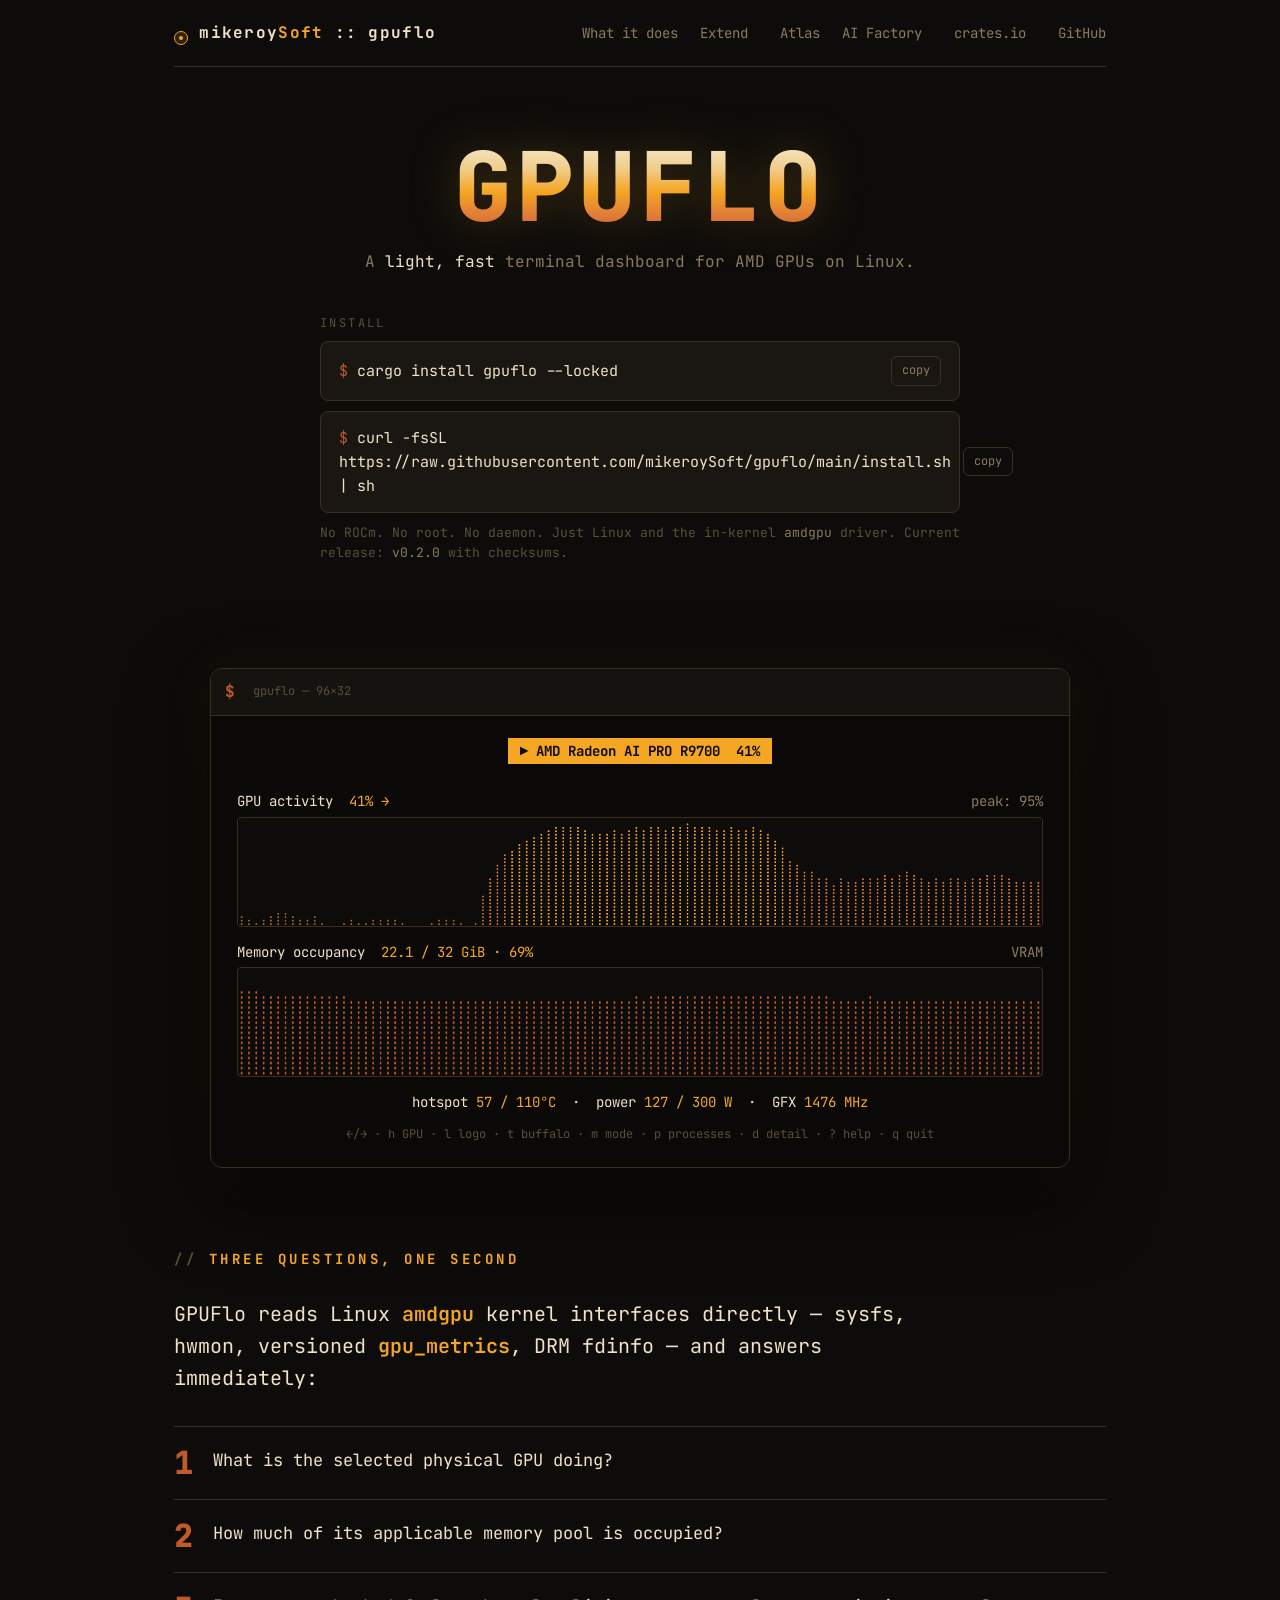
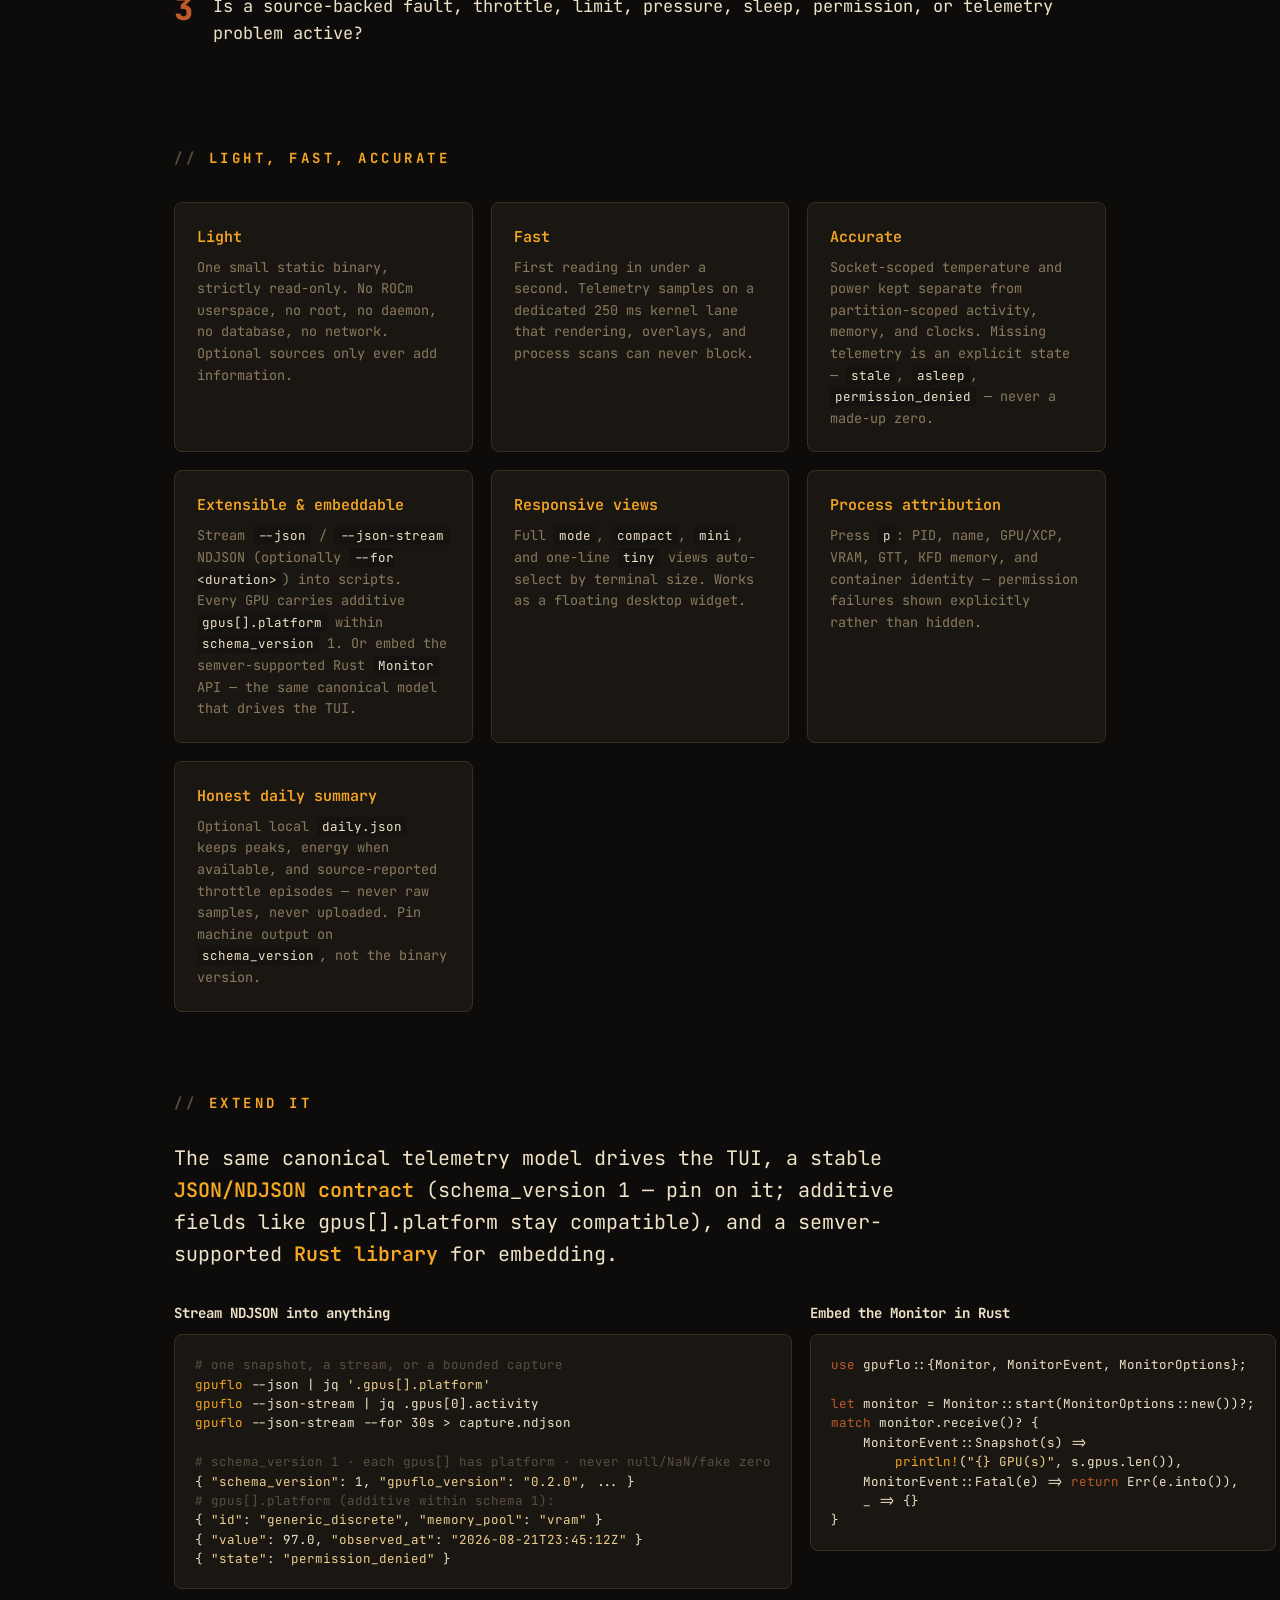
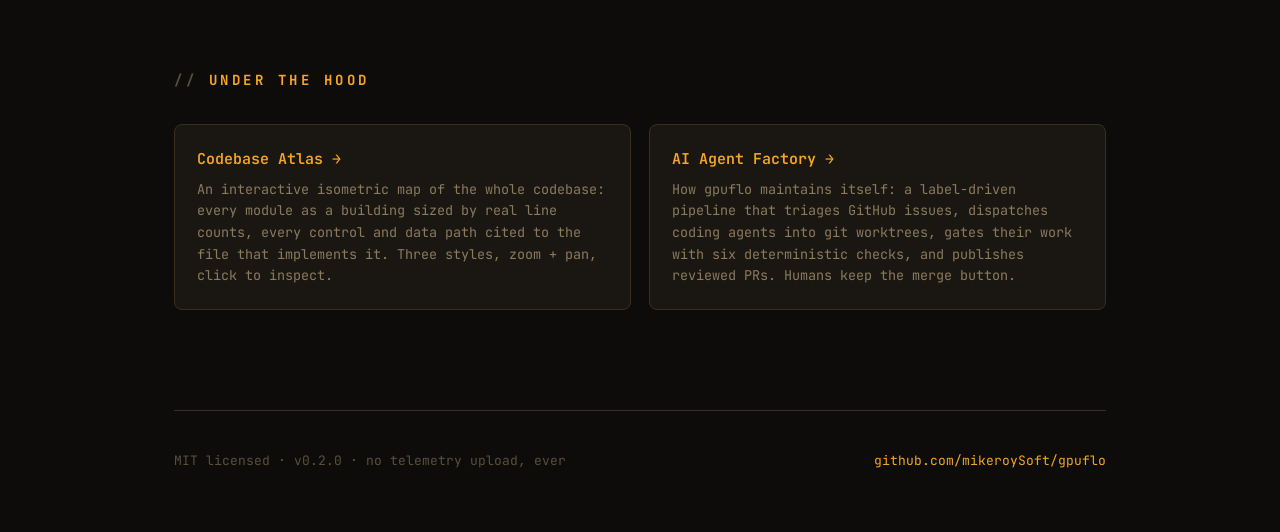
<file: site/index.html>
<!doctype html>
<html lang="en">
<head>
<meta charset="utf-8">
<meta name="viewport" content="width=device-width, initial-scale=1">
<title>GPUFlo — a light, fast terminal dashboard for AMD GPUs on Linux</title>
<meta name="description" content="GPUFlo is a light, fast, accurate terminal dashboard for AMD GPUs on Linux — no ROCm, no root, no daemon. Extensible via NDJSON and an embeddable Rust library.">
<link rel="stylesheet" href="mikeroysoft.css">
<style>
  *{box-sizing:border-box;margin:0;padding:0}
  html{scroll-behavior:smooth}
  body{background:var(--surface-page);color:var(--text-primary);font-family:var(--font-mono);font-size:16px;line-height:1.6}
  a{color:var(--link);text-decoration:none}
  a:hover{text-decoration:underline}
  .wrap{max-width:980px;margin:0 auto;padding:0 24px}

  nav{display:flex;justify-content:space-between;align-items:center;padding:20px 0;border-bottom:1px solid var(--border-hairline)}
  nav .brand{font-weight:700;letter-spacing:.08em}
  nav .brand span{color:var(--accent)}
  nav .brand .brand-name{color:inherit;white-space:nowrap}
  nav .links a{margin-left:22px;color:var(--text-muted);font-size:14px}
  nav .links a:hover{color:var(--accent);text-decoration:none}

  header{padding:72px 0 40px;text-align:center}
  .logo{
    font-size:clamp(52px,9vw,96px);font-weight:800;letter-spacing:.04em;line-height:1;
    background:var(--gradient-wordmark);
    -webkit-background-clip:text;background-clip:text;color:transparent;
    filter:var(--glow-wordmark);
  }
  .tag{margin-top:14px;color:var(--text-muted);font-size:16px}
  .tag em{color:var(--text-primary);font-style:normal}

  .install{margin:40px auto 0;max-width:640px;text-align:left}
  .install .label{font-size:12px;color:var(--text-faint);text-transform:uppercase;letter-spacing:.2em;margin-bottom:8px}
  .cmd{display:flex;align-items:center;justify-content:space-between;gap:12px;
    background:var(--surface-panel);border:1px solid var(--border-hairline);border-radius:8px;padding:14px 18px;margin-bottom:10px}
  .cmd code{color:var(--text-primary);font-size:15px}
  .cmd code .p{color:var(--accent-deep)}
  .cmd button{background:none;border:1px solid var(--border-hairline);border-radius:6px;color:var(--text-muted);
    font:inherit;font-size:12px;padding:4px 10px;cursor:pointer}
  .cmd button:hover{color:var(--accent);border-color:var(--border-accent)}
  .install .note{font-size:13px;color:var(--text-faint)}
  .install .note a{color:var(--text-muted)}

  .term{margin:64px auto 0;max-width:860px;background:var(--surface-terminal);border:1px solid var(--border-hairline);
    border-radius:12px;overflow:hidden;box-shadow:var(--shadow-terminal),var(--glow-amber)}
  .term .bar{display:flex;align-items:center;gap:8px;padding:10px 14px;background:var(--surface-sunken);border-bottom:1px solid var(--border-hairline)}
  .term .bar::before{content:"$";color:var(--accent-deep);font-weight:700}
  .term .bar span{margin-left:10px;color:var(--text-faint);font-size:12px}
  .term .body{padding:22px 26px;font-size:14px}
  .gpu-strip{display:inline-block;background:var(--accent);color:var(--text-on-accent);font-weight:700;padding:2px 12px;margin-bottom:16px}
  .sect{color:var(--text-primary);margin:10px 0 4px}
  .sect .val{color:var(--accent)} .sect .peak{float:right;color:var(--text-muted)}
  canvas{display:block;width:100%;height:110px;border:1px solid var(--border-hairline);border-radius:4px;margin-bottom:14px;background:var(--surface-page)}
  .stats{margin-top:6px;color:var(--text-primary);text-align:center}
  .stats b{color:var(--accent);font-weight:400}
  .keys{margin-top:12px;color:var(--text-faint);font-size:12px;text-align:center}

  section{padding:80px 0 0}
  h2{font-size:14px;color:var(--accent);text-transform:uppercase;letter-spacing:.25em;margin-bottom:28px}
  h2::before{content:"// ";color:var(--text-faint)}
  .lead{font-size:20px;max-width:760px;color:var(--text-primary)}
  .lead b{color:var(--accent);font-weight:600}

  .grid{display:grid;grid-template-columns:repeat(auto-fit,minmax(280px,1fr));gap:18px;margin-top:32px}
  .card{background:var(--surface-panel);border:1px solid var(--border-hairline);border-radius:8px;padding:22px}
  .card h3{font-size:15px;color:var(--accent);margin-bottom:8px;font-weight:600}
  .card p{font-size:13.5px;color:var(--text-muted)}
  .card p code{color:var(--text-primary);background:var(--surface-sunken);padding:1px 5px;border-radius:3px;font-size:12.5px}

  .qa{margin-top:32px;counter-reset:q}
  .qa div{display:flex;gap:20px;padding:20px 0;border-top:1px solid var(--border-hairline);font-size:17px}
  .qa div::before{counter-increment:q;content:counter(q);color:var(--accent-deep);font-size:32px;font-weight:800;line-height:1}

  .cols{display:grid;grid-template-columns:1fr 1fr;gap:18px;margin-top:32px}
  @media(max-width:820px){.cols{grid-template-columns:1fr}}
  pre{background:var(--surface-panel);border:1px solid var(--border-hairline);border-radius:8px;padding:20px;overflow-x:auto;font-size:12.5px;line-height:1.55}
  pre .c{color:var(--text-faint)} pre .k{color:var(--accent-deep)} pre .s{color:var(--accent-soft)} pre .f{color:var(--accent)}
  .cols h3{font-size:14px;color:var(--text-primary);margin-bottom:10px}

  footer{margin-top:100px;padding:40px 0 60px;border-top:1px solid var(--border-hairline);color:var(--text-faint);font-size:13px;display:flex;justify-content:space-between;flex-wrap:wrap;gap:12px}
</style>
</head>
<body data-product="gpuflo">
<div class="wrap">
  <nav>
    <div class="brand"><span class="brand-name"><span class="mrs-mark mrs-mark-circle" aria-hidden="true"></span> mikeroy<span>Soft</span></span> :: gpuflo</div>
    <div class="links">
      <a href="#what">What it does</a><a href="#extend">Extend</a>
      <a href="atlas.html">Atlas</a><a href="factory.html">AI Factory</a>
      <a href="https://crates.io/crates/gpuflo">crates.io</a>
      <a href="https://github.com/mikeroySoft/gpuflo">GitHub</a>
    </div>
  </nav>

  <header>
    <div class="logo">GPUFLO</div>
    <p class="tag">A <em>light, fast</em> terminal dashboard for AMD GPUs on Linux.</p>

    <div class="install">
      <div class="label">Install</div>
      <div class="cmd"><code><span class="p">$</span> cargo install gpuflo --locked</code><button data-c="cargo install gpuflo --locked">copy</button></div>
      <div class="cmd"><code><span class="p">$</span> curl -fsSL https://raw.githubusercontent.com/mikeroySoft/gpuflo/main/install.sh | sh</code><button data-c="curl -fsSL https://raw.githubusercontent.com/mikeroySoft/gpuflo/main/install.sh | sh">copy</button></div>
      <p class="note">No ROCm. No root. No daemon. Just Linux and the in-kernel <a href="#what">amdgpu</a> driver. Current release: <a href="https://github.com/mikeroySoft/gpuflo/releases/tag/v0.2.0">v0.2.0</a> with checksums.</p>
    </div>
  </header>

  <div class="term">
    <div class="bar"><span>gpuflo — 96×32</span></div>
    <div class="body">
      <div style="text-align:center"><span class="gpu-strip">▶ AMD Radeon AI PRO R9700&nbsp;&nbsp;<span id="strip-act">6</span>%</span></div>
      <div class="sect">GPU activity&nbsp;&nbsp;<span class="val"><span id="act">6</span>% →</span><span class="peak">peak: <span id="peak">37</span>%</span></div>
      <canvas id="cv-act" width="1600" height="220"></canvas>
      <div class="sect">Memory occupancy&nbsp;&nbsp;<span class="val"><span id="mem">24.9</span> / 32 GiB · <span id="memp">78</span>%</span><span class="peak">VRAM</span></div>
      <canvas id="cv-mem" width="1600" height="150"></canvas>
      <div class="stats">hotspot <b><span id="temp">54</span> / 110°C</b> &nbsp;·&nbsp; power <b><span id="pow">47</span> / 300 W</b> &nbsp;·&nbsp; GFX <b><span id="clk">1113</span> MHz</b></div>
      <div class="keys">←/→ · h GPU · l logo · t buffalo · m mode · p processes · d detail · ? help · q quit</div>
    </div>
  </div>

  <section id="what">
    <h2>Three questions, one second</h2>
    <p class="lead">GPUFlo reads Linux <b>amdgpu</b> kernel interfaces directly — sysfs, hwmon, versioned <b>gpu_metrics</b>, DRM fdinfo — and answers immediately:</p>
    <div class="qa">
      <div>What is the selected physical GPU doing?</div>
      <div>How much of its applicable memory pool is occupied?</div>
      <div>Is a source-backed fault, throttle, limit, pressure, sleep, permission, or telemetry problem active?</div>
    </div>
  </section>

  <section>
    <h2>Light, fast, accurate</h2>
    <div class="grid">
      <div class="card"><h3>Light</h3><p>One small static binary, strictly read-only. No ROCm userspace, no root, no daemon, no database, no network. Optional sources only ever add information.</p></div>
      <div class="card"><h3>Fast</h3><p>First reading in under a second. Telemetry samples on a dedicated 250 ms kernel lane that rendering, overlays, and process scans can never block.</p></div>
      <div class="card"><h3>Accurate</h3><p>Socket-scoped temperature and power kept separate from partition-scoped activity, memory, and clocks. Missing telemetry is an explicit state — <code>stale</code>, <code>asleep</code>, <code>permission_denied</code> — never a made-up zero.</p></div>
      <div class="card"><h3>Extensible &amp; embeddable</h3><p>Stream <code>--json</code> / <code>--json-stream</code> NDJSON (optionally <code>--for &lt;duration&gt;</code>) into scripts. Every GPU carries additive <code>gpus[].platform</code> within <code>schema_version</code> 1. Or embed the semver-supported Rust <code>Monitor</code> API — the same canonical model that drives the TUI.</p></div>
      <div class="card"><h3>Responsive views</h3><p>Full <code>mode</code>, <code>compact</code>, <code>mini</code>, and one-line <code>tiny</code> views auto-select by terminal size. Works as a floating desktop widget.</p></div>
      <div class="card"><h3>Process attribution</h3><p>Press <code>p</code>: PID, name, GPU/XCP, VRAM, GTT, KFD memory, and container identity — permission failures shown explicitly rather than hidden.</p></div>
      <div class="card"><h3>Honest daily summary</h3><p>Optional local <code>daily.json</code> keeps peaks, energy when available, and source-reported throttle episodes — never raw samples, never uploaded. Pin machine output on <code>schema_version</code>, not the binary version.</p></div>
    </div>
  </section>

  <section id="extend">
    <h2>Extend it</h2>
    <p class="lead">The same canonical telemetry model drives the TUI, a stable <b>JSON/NDJSON contract</b> (<code>schema_version</code> 1 — pin on it; additive fields like <code>gpus[].platform</code> stay compatible), and a semver-supported <b>Rust library</b> for embedding.</p>
    <div class="cols">
      <div>
        <h3>Stream NDJSON into anything</h3>
<pre><span class="c"># one snapshot, a stream, or a bounded capture</span>
<span class="f">gpuflo</span> --json | jq <span class="s">'.gpus[].platform'</span>
<span class="f">gpuflo</span> --json-stream | jq .gpus[0].activity
<span class="f">gpuflo</span> --json-stream --for 30s &gt; capture.ndjson

<span class="c"># schema_version 1 · each gpus[] has platform · never null/NaN/fake zero</span>
{ <span class="s">"schema_version"</span>: 1, <span class="s">"gpuflo_version"</span>: <span class="s">"0.2.0"</span>, ... }
<span class="c"># gpus[].platform (additive within schema 1):</span>
{ <span class="s">"id"</span>: <span class="s">"generic_discrete"</span>, <span class="s">"memory_pool"</span>: <span class="s">"vram"</span> }
{ <span class="s">"value"</span>: 97.0, <span class="s">"observed_at"</span>: <span class="s">"2026-08-21T23:45:12Z"</span> }
{ <span class="s">"state"</span>: <span class="s">"permission_denied"</span> }</pre>
      </div>
      <div>
        <h3>Embed the Monitor in Rust</h3>
<pre><span class="k">use</span> gpuflo::{Monitor, MonitorEvent, MonitorOptions};

<span class="k">let</span> monitor = Monitor::start(MonitorOptions::new())?;
<span class="k">match</span> monitor.receive()? {
    MonitorEvent::Snapshot(s) =&gt;
        <span class="f">println!</span>(<span class="s">"{} GPU(s)"</span>, s.gpus.len()),
    MonitorEvent::Fatal(e) =&gt; <span class="k">return</span> Err(e.into()),
    _ =&gt; {}
}</pre>
      </div>
    </div>
  </section>

  <section id="internals">
    <h2>Under the hood</h2>
    <div class="grid">
      <div class="card"><h3><a href="atlas.html">Codebase Atlas &rarr;</a></h3><p>An interactive isometric map of the whole codebase: every module as a building sized by real line counts, every control and data path cited to the file that implements it. Three styles, zoom + pan, click to inspect.</p></div>
      <div class="card"><h3><a href="factory.html">AI Agent Factory &rarr;</a></h3><p>How gpuflo maintains itself: a label-driven pipeline that triages GitHub issues, dispatches coding agents into git worktrees, gates their work with six deterministic checks, and publishes reviewed PRs. Humans keep the merge button.</p></div>
    </div>
  </section>

  <footer>
    <span>MIT licensed · v0.2.0 · no telemetry upload, ever</span>
    <span><a href="https://github.com/mikeroySoft/gpuflo">github.com/mikeroySoft/gpuflo</a></span>
  </footer>
</div>

<script>
document.querySelectorAll('.cmd button').forEach(b=>b.onclick=()=>{navigator.clipboard.writeText(b.dataset.c);b.textContent='copied';setTimeout(()=>b.textContent='copy',1200)});

// dot-matrix animated graphs, matching the TUI aesthetic
const N=110;
function dots(cv,color){const x=cv.getContext('2d');return(hist,fillTo)=>{
  x.clearRect(0,0,cv.width,cv.height);
  const sp=cv.width/N, dy=7;
  for(let i=0;i<N;i++){
    const v=fillTo!=null?fillTo:hist[i];
    const h=Math.round(v/100*cv.height);
    for(let y=cv.height-4;y>cv.height-h;y-=dy){
      x.fillStyle=color(v,(cv.height-y)/cv.height);
      x.beginPath();x.arc(i*sp+sp/2,y,1.9,0,7);x.fill();
    }
  }};}
const actHist=Array(N).fill(5), memHist=Array(N).fill(78);
let phase=0,t=0,peak=37,mem=78;
const graphStyle=getComputedStyle(document.body);
const graphHigh=graphStyle.getPropertyValue('--graph-high').trim(),
      graphMid=graphStyle.getPropertyValue('--graph-mid').trim(),
      graphLow=graphStyle.getPropertyValue('--graph-low').trim(),
      graphMemory=graphStyle.getPropertyValue('--graph-memory').trim();
const dAct=dots(document.getElementById('cv-act'),(v)=>v>70?graphHigh:v>30?graphMid:graphLow);
const dMem=dots(document.getElementById('cv-mem'),()=>graphMemory);
function step(){
  t++;
  if(t%40===0)phase=(phase+1)%3;
  const target=phase===0?6:phase===1?92:45;
  const cur=actHist[N-1]+(target-actHist[N-1])*0.25+(Math.random()*8-4);
  const a=Math.max(0,Math.min(100,cur));
  actHist.push(a);actHist.shift();
  peak=Math.max(peak,Math.round(a));
  mem=Math.max(20,Math.min(95,mem+(Math.random()*1.6-0.8)+(phase===1?0.3:-0.15)));
  memHist.push(mem);memHist.shift();
  dAct(actHist); dMem(memHist);
  const ar=Math.round(a);
  act.textContent=ar; document.getElementById('strip-act').textContent=ar;
  document.getElementById('peak').textContent=peak;
  document.getElementById('mem').textContent=(mem/100*32).toFixed(1);
  document.getElementById('memp').textContent=Math.round(mem);
  temp.textContent=Math.round(48+a*0.22); pow.textContent=Math.round(28+a*2.4);
  clk.textContent=Math.round(900+a*14);
}
const act=document.getElementById('act'),temp=document.getElementById('temp'),
      pow=document.getElementById('pow'),clk=document.getElementById('clk');
for(let i=0;i<N;i++)step();
setInterval(step,250);
</script>
</body>
</html>
</file>
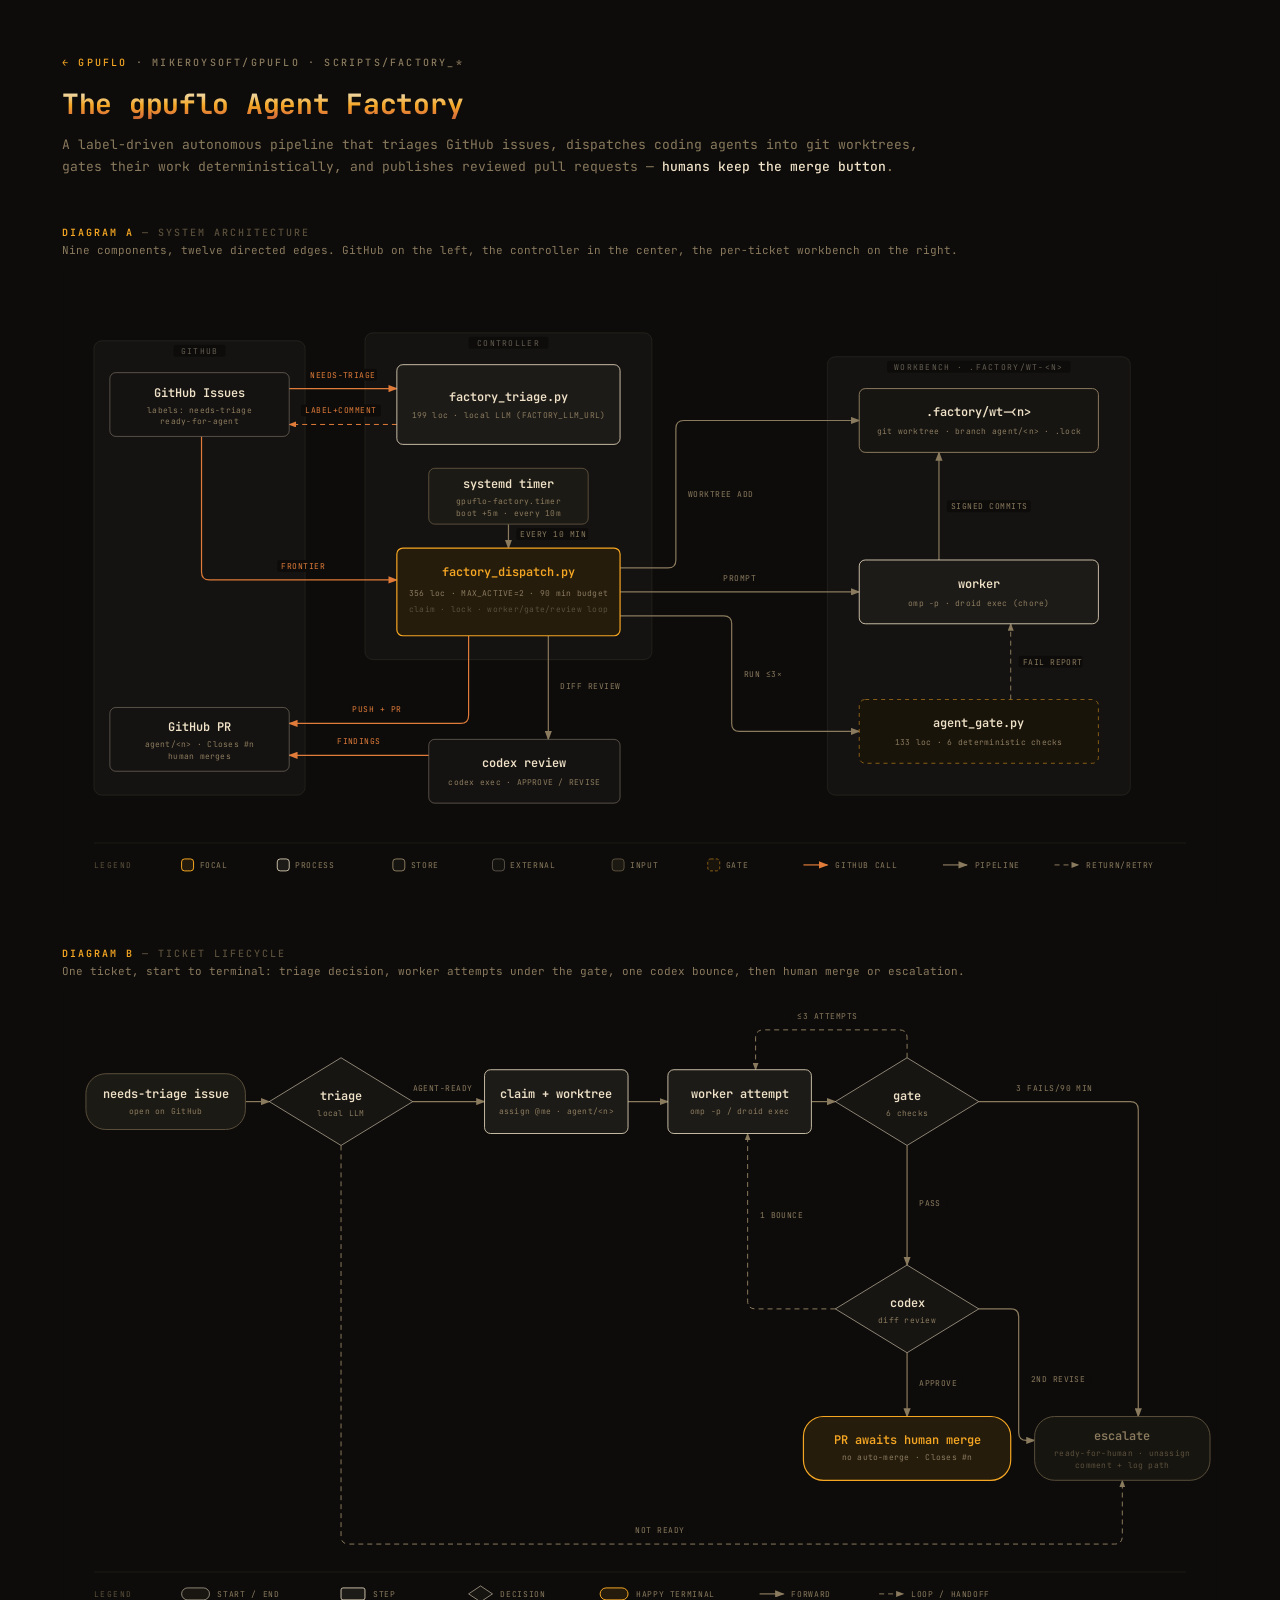
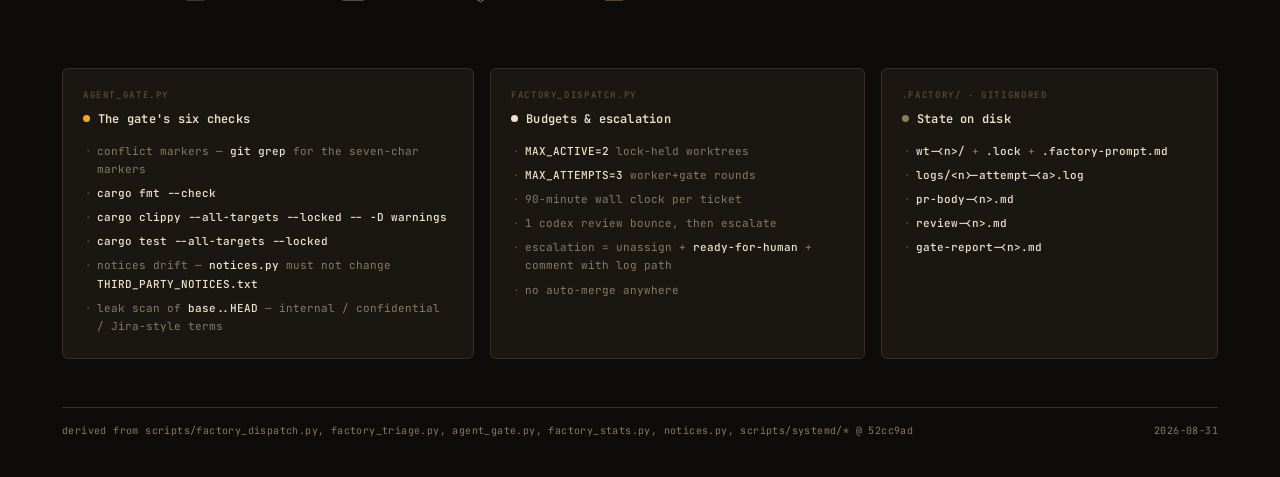
<file: site/factory.html>
<!DOCTYPE html>
<html lang="en">
<head>
<meta charset="UTF-8">
<meta name="viewport" content="width=device-width, initial-scale=1.0">
<title>The gpuflo Agent Factory — Architecture</title>
<link href="https://fonts.googleapis.com/css2?family=JetBrains+Mono:wght@400;500;600;700&display=swap" rel="stylesheet">
<style>
  :root {
    --paper: #0d0c0a;
    --paper2: #1a1712;
    --ink: #f0e2c8;
    --muted: #8a7a5e;
    --soft: #5a4f3c;
    --rule: #3a2f1e;
    --accent: #f5a623;
    --accent-tint: rgba(245,166,35,0.10);
    --link: #e07b39;
  }
  * { margin: 0; padding: 0; box-sizing: border-box; }
  body {
    background: var(--paper);
    color: var(--ink);
    font-family: 'JetBrains Mono', monospace;
    -webkit-font-smoothing: antialiased;
  }
  .container { max-width: 1220px; margin: 0 auto; padding: 56px 32px 40px; }

  a { color: var(--accent); text-decoration: none; }
  a:hover { text-decoration: underline; }
  .header { margin-bottom: 48px; }
  .header-eyebrow {
    font-size: 10px; font-weight: 500; letter-spacing: 0.22em;
    text-transform: uppercase; color: var(--muted); margin-bottom: 16px;
  }
  h1 {
    font-size: 28px; font-weight: 700; letter-spacing: -0.01em;
    display: inline-block;
    background: linear-gradient(180deg,#f6ead0,#f0cf8e 30%,#f5a623 55%,#e07b39 80%,#c05a2a);
    -webkit-background-clip: text; background-clip: text;
    -webkit-text-fill-color: transparent; color: #f0cf8e;
    margin-bottom: 12px;
  }
  .subtitle { font-size: 13px; line-height: 1.7; color: var(--muted); max-width: 860px; }
  .subtitle strong { color: var(--ink); font-weight: 500; }

  .section { margin: 40px 0 8px; }
  .section-eyebrow {
    font-size: 10px; font-weight: 500; letter-spacing: 0.2em;
    text-transform: uppercase; color: var(--soft); margin-bottom: 4px;
  }
  .section-eyebrow b { color: var(--accent); font-weight: 600; }
  .section-note { font-size: 11px; color: var(--muted); margin-bottom: 12px; }

  svg { width: 100%; height: auto; display: block; }
  svg text { font-family: 'JetBrains Mono', monospace; }
  .nn { font-size: 12px; font-weight: 600; fill: var(--ink); }
  .nn-mut { fill: var(--muted); }
  .nn-acc { fill: var(--accent); }
  .ns { font-size: 8px; fill: var(--muted); letter-spacing: 0.03em; }
  .ns-soft { fill: var(--soft); }
  .al { font-size: 8px; fill: var(--muted); letter-spacing: 0.06em; }
  .al-link { fill: var(--link); }
  .zl { font-size: 8px; fill: rgba(240,226,200,0.38); letter-spacing: 0.16em; }
  .lg { font-size: 8px; fill: var(--muted); letter-spacing: 0.08em; }
  .lgh { font-size: 8px; fill: var(--soft); letter-spacing: 0.18em; }

  .cards { display: grid; grid-template-columns: 1.1fr 1fr 0.9fr; gap: 16px; margin-top: 40px; }
  @media (max-width: 900px) { .cards { grid-template-columns: 1fr; } }
  .card {
    background: var(--paper2);
    border: 1px solid var(--rule);
    border-radius: 6px;
    padding: 1.25rem;
    box-shadow: none;
  }
  .card-eyebrow {
    font-size: 9px; font-weight: 500; letter-spacing: 0.18em;
    text-transform: uppercase; color: var(--soft); margin-bottom: 10px;
  }
  .card-header { display: flex; align-items: center; gap: 8px; margin-bottom: 12px; }
  .card-dot { width: 7px; height: 7px; border-radius: 50%; flex: none; }
  .dot-accent { background: var(--accent); }
  .dot-ink { background: var(--ink); }
  .dot-muted { background: var(--muted); }
  .card h3 { font-size: 12px; font-weight: 600; color: var(--ink); letter-spacing: 0.02em; }
  .card ul { list-style: none; }
  .card li {
    font-size: 11px; line-height: 1.65; color: var(--muted);
    padding: 3px 0 3px 14px; position: relative;
  }
  .card li::before { content: "·"; position: absolute; left: 2px; color: var(--soft); }
  .card li code { font-family: inherit; color: var(--ink); font-weight: 500; }

  .footer {
    margin-top: 48px; padding-top: 16px;
    border-top: 1px solid var(--rule);
    font-size: 10px; color: var(--muted); letter-spacing: 0.04em;
    display: flex; justify-content: space-between; gap: 16px; flex-wrap: wrap;
  }
</style>
</head>
<body>
<div class="container">

  <!-- ============ Header ============ -->
  <div class="header">
    <p class="header-eyebrow"><a href="index.html">&larr; gpuflo</a> · Mikeroysoft/gpuflo · scripts/factory_*</p>
    <h1>The gpuflo Agent Factory</h1>
    <p class="subtitle">A label-driven autonomous pipeline that triages GitHub issues, dispatches
    coding agents into git worktrees, gates their work deterministically, and publishes reviewed
    pull requests — <strong>humans keep the merge button</strong>.</p>
  </div>

  <!-- ============ Diagram A — system architecture ============ -->
  <div class="section">
    <p class="section-eyebrow"><b>Diagram A</b> — system architecture</p>
    <p class="section-note">Nine components, twelve directed edges. GitHub on the left, the controller in the center, the per-ticket workbench on the right.</p>
  </div>

  <svg viewBox="0 0 1160 640" xmlns="http://www.w3.org/2000/svg" role="img"
       aria-labelledby="factory-arch-title factory-arch-desc">
    <title id="factory-arch-title">gpuflo agent factory — system architecture</title>
    <desc id="factory-arch-desc">GitHub issues labeled needs-triage are triaged by a local LLM;
    a systemd timer runs factory_dispatch.py, which claims ready-for-agent issues into
    .factory git worktrees, runs omp or droid workers, gates each diff with agent_gate.py,
    requests a codex review, and opens a pull request that a human merges.</desc>
    <defs>
      <marker id="a-mut" markerWidth="8" markerHeight="6" refX="7" refY="3" orient="auto">
        <polygon points="0 0, 8 3, 0 6" fill="#8a7a5e"/>
      </marker>
      <marker id="a-link" markerWidth="8" markerHeight="6" refX="7" refY="3" orient="auto">
        <polygon points="0 0, 8 3, 0 6" fill="#e07b39"/>
      </marker>
      <marker id="a-acc" markerWidth="8" markerHeight="6" refX="7" refY="3" orient="auto">
        <polygon points="0 0, 8 3, 0 6" fill="#f5a623"/>
      </marker>
    </defs>

    <rect width="100%" height="100%" fill="#0d0c0a"/>

    <!-- ===== zones (painted first) ===== -->
    <rect x="32" y="72" width="212" height="456" rx="8"
          fill="rgba(240,226,200,0.03)" stroke="rgba(240,226,200,0.10)" stroke-width="0.8"/>
    <rect x="112" y="76" width="52" height="12" rx="2" fill="#0d0c0a"/>
    <text x="138" y="85" class="zl" text-anchor="middle">GITHUB</text>

    <rect x="304" y="64" width="288" height="328" rx="8"
          fill="rgba(240,226,200,0.03)" stroke="rgba(240,226,200,0.10)" stroke-width="0.8"/>
    <rect x="408" y="68" width="80" height="12" rx="2" fill="#0d0c0a"/>
    <text x="448" y="77" class="zl" text-anchor="middle">CONTROLLER</text>

    <rect x="768" y="88" width="304" height="440" rx="8"
          fill="rgba(240,226,200,0.03)" stroke="rgba(240,226,200,0.10)" stroke-width="0.8"/>
    <rect x="828" y="92" width="184" height="12" rx="2" fill="#0d0c0a"/>
    <text x="920" y="101" class="zl" text-anchor="middle">WORKBENCH · .FACTORY/WT-&lt;N&gt;</text>

    <!-- ===== arrows (before boxes) ===== -->
    <!-- 1 Issues -> Triage -->
    <path d="M 228,120 H 336" fill="none" stroke="#e07b39" stroke-width="1.2" marker-end="url(#a-link)"/>
    <rect x="248" y="100" width="68" height="12" rx="2" fill="#0d0c0a"/>
    <text x="282" y="109" class="al al-link" text-anchor="middle">NEEDS-TRIAGE</text>

    <!-- 2 Triage -> Issues (dashed return, offset) -->
    <path d="M 336,156 H 228" fill="none" stroke="#e07b39" stroke-width="1"
          stroke-dasharray="5 4" marker-end="url(#a-link)"/>
    <rect x="240" y="136" width="80" height="12" rx="2" fill="#0d0c0a"/>
    <text x="280" y="145" class="al al-link" text-anchor="middle">LABEL+COMMENT</text>

    <!-- 3 Timer -> Dispatch -->
    <path d="M 448,256 V 280" fill="none" stroke="#8a7a5e" stroke-width="1.2" marker-end="url(#a-mut)"/>
    <rect x="456" y="260" width="72" height="12" rx="2" fill="#0d0c0a"/>
    <text x="460" y="269" class="al">EVERY 10 MIN</text>

    <!-- 4 Issues -> Dispatch -->
    <path d="M 140,168 V 304 Q 140,312 148,312 H 336" fill="none" stroke="#e07b39"
          stroke-width="1.2" marker-end="url(#a-link)"/>
    <rect x="216" y="292" width="52" height="12" rx="2" fill="#0d0c0a"/>
    <text x="242" y="301" class="al al-link" text-anchor="middle">FRONTIER</text>

    <!-- 5 Dispatch -> Worktree -->
    <path d="M 560,300 H 608 Q 616,300 616,292 V 160 Q 616,152 624,152 H 800"
          fill="none" stroke="#8a7a5e" stroke-width="1.2" marker-end="url(#a-mut)"/>
    <rect x="624" y="220" width="72" height="12" rx="2" fill="#0d0c0a"/>
    <text x="628" y="229" class="al">WORKTREE ADD</text>

    <!-- 6 Dispatch -> Worker -->
    <path d="M 560,324 H 800" fill="none" stroke="#8a7a5e" stroke-width="1.2" marker-end="url(#a-mut)"/>
    <rect x="660" y="304" width="40" height="12" rx="2" fill="#0d0c0a"/>
    <text x="680" y="313" class="al" text-anchor="middle">PROMPT</text>

    <!-- 7 Dispatch -> Gate -->
    <path d="M 560,348 H 664 Q 672,348 672,356 V 456 Q 672,464 680,464 H 800"
          fill="none" stroke="#8a7a5e" stroke-width="1.2" marker-end="url(#a-mut)"/>
    <rect x="680" y="400" width="48" height="12" rx="2" fill="#0d0c0a"/>
    <text x="684" y="409" class="al">RUN ≤3×</text>

    <!-- 8 Worker -> Worktree -->
    <path d="M 880,292 V 184" fill="none" stroke="#8a7a5e" stroke-width="1.2" marker-end="url(#a-mut)"/>
    <rect x="888" y="232" width="84" height="12" rx="2" fill="#0d0c0a"/>
    <text x="892" y="241" class="al">SIGNED COMMITS</text>

    <!-- 9 Gate -> Worker (dashed retry feedback) -->
    <path d="M 952,432 V 356" fill="none" stroke="#8a7a5e" stroke-width="1"
          stroke-dasharray="5 4" marker-end="url(#a-mut)"/>
    <rect x="960" y="388" width="64" height="12" rx="2" fill="#0d0c0a"/>
    <text x="964" y="397" class="al">FAIL REPORT</text>

    <!-- 10 Dispatch -> PR -->
    <path d="M 408,368 V 448 Q 408,456 400,456 H 228" fill="none" stroke="#e07b39"
          stroke-width="1.2" marker-end="url(#a-link)"/>
    <rect x="288" y="436" width="56" height="12" rx="2" fill="#0d0c0a"/>
    <text x="316" y="445" class="al al-link" text-anchor="middle">PUSH + PR</text>

    <!-- 11 Dispatch -> Codex -->
    <path d="M 488,368 V 472" fill="none" stroke="#8a7a5e" stroke-width="1.2" marker-end="url(#a-mut)"/>
    <rect x="496" y="412" width="64" height="12" rx="2" fill="#0d0c0a"/>
    <text x="500" y="421" class="al">DIFF REVIEW</text>

    <!-- 12 Codex -> PR -->
    <path d="M 368,488 H 228" fill="none" stroke="#e07b39" stroke-width="1.2" marker-end="url(#a-link)"/>
    <rect x="272" y="468" width="52" height="12" rx="2" fill="#0d0c0a"/>
    <text x="298" y="477" class="al al-link" text-anchor="middle">FINDINGS</text>

    <!-- ===== nodes (after arrows) ===== -->
    <!-- GitHub Issues — external -->
    <rect x="48" y="104" width="180" height="64" rx="6" fill="#0d0c0a"/>
    <rect x="48" y="104" width="180" height="64" rx="6"
          fill="rgba(240,226,200,0.03)" stroke="rgba(240,226,200,0.30)" stroke-width="1"/>
    <text x="138" y="128" class="nn" text-anchor="middle">GitHub Issues</text>
    <text x="138" y="144" class="ns" text-anchor="middle">labels: needs-triage</text>
    <text x="138" y="156" class="ns" text-anchor="middle">ready-for-agent</text>

    <!-- factory_triage.py — backend -->
    <rect x="336" y="96" width="224" height="80" rx="6" fill="#0d0c0a"/>
    <rect x="336" y="96" width="224" height="80" rx="6"
          fill="rgba(240,226,200,0.07)" stroke="rgba(240,226,200,0.80)" stroke-width="1"/>
    <text x="448" y="132" class="nn" text-anchor="middle">factory_triage.py</text>
    <text x="448" y="150" class="ns" text-anchor="middle">199 loc · local LLM (FACTORY_LLM_URL)</text>

    <!-- systemd timer — input -->
    <rect x="368" y="200" width="160" height="56" rx="6" fill="#0d0c0a"/>
    <rect x="368" y="200" width="160" height="56" rx="6"
          fill="rgba(138,122,94,0.12)" stroke="#5a4f3c" stroke-width="1"/>
    <text x="448" y="220" class="nn" text-anchor="middle">systemd timer</text>
    <text x="448" y="236" class="ns" text-anchor="middle">gpuflo-factory.timer</text>
    <text x="448" y="248" class="ns" text-anchor="middle">boot +5m · every 10m</text>

    <!-- factory_dispatch.py — FOCAL -->
    <rect x="336" y="280" width="224" height="88" rx="6" fill="#0d0c0a"/>
    <rect x="336" y="280" width="224" height="88" rx="6"
          fill="rgba(245,166,35,0.10)" stroke="#f5a623" stroke-width="1.2"/>
    <text x="448" y="308" class="nn nn-acc" text-anchor="middle">factory_dispatch.py</text>
    <text x="448" y="328" class="ns" text-anchor="middle">356 loc · MAX_ACTIVE=2 · 90 min budget</text>
    <text x="448" y="344" class="ns ns-soft" text-anchor="middle">claim · lock · worker/gate/review loop</text>

    <!-- .factory/wt-<n> — store -->
    <rect x="800" y="120" width="240" height="64" rx="6" fill="#0d0c0a"/>
    <rect x="800" y="120" width="240" height="64" rx="6"
          fill="rgba(240,226,200,0.04)" stroke="#8a7a5e" stroke-width="1"/>
    <text x="920" y="148" class="nn" text-anchor="middle">.factory/wt-&lt;n&gt;</text>
    <text x="920" y="166" class="ns" text-anchor="middle">git worktree · branch agent/&lt;n&gt; · .lock</text>

    <!-- worker — backend -->
    <rect x="800" y="292" width="240" height="64" rx="6" fill="#0d0c0a"/>
    <rect x="800" y="292" width="240" height="64" rx="6"
          fill="rgba(240,226,200,0.07)" stroke="rgba(240,226,200,0.80)" stroke-width="1"/>
    <text x="920" y="320" class="nn" text-anchor="middle">worker</text>
    <text x="920" y="338" class="ns" text-anchor="middle">omp -p · droid exec (chore)</text>

    <!-- agent_gate.py — boundary -->
    <rect x="800" y="432" width="240" height="64" rx="6" fill="#0d0c0a"/>
    <rect x="800" y="432" width="240" height="64" rx="6"
          fill="rgba(245,166,35,0.05)" stroke="rgba(245,166,35,0.50)" stroke-width="1"
          stroke-dasharray="4 4"/>
    <text x="920" y="460" class="nn" text-anchor="middle">agent_gate.py</text>
    <text x="920" y="478" class="ns" text-anchor="middle">133 loc · 6 deterministic checks</text>

    <!-- codex review — external, un-zoned -->
    <rect x="368" y="472" width="192" height="64" rx="6" fill="#0d0c0a"/>
    <rect x="368" y="472" width="192" height="64" rx="6"
          fill="rgba(240,226,200,0.03)" stroke="rgba(240,226,200,0.30)" stroke-width="1"/>
    <text x="464" y="500" class="nn" text-anchor="middle">codex review</text>
    <text x="464" y="518" class="ns" text-anchor="middle">codex exec · APPROVE / REVISE</text>

    <!-- GitHub PR — external -->
    <rect x="48" y="440" width="180" height="64" rx="6" fill="#0d0c0a"/>
    <rect x="48" y="440" width="180" height="64" rx="6"
          fill="rgba(240,226,200,0.03)" stroke="rgba(240,226,200,0.30)" stroke-width="1"/>
    <text x="138" y="464" class="nn" text-anchor="middle">GitHub PR</text>
    <text x="138" y="480" class="ns" text-anchor="middle">agent/&lt;n&gt; · Closes #n</text>
    <text x="138" y="492" class="ns" text-anchor="middle">human merges</text>

    <!-- ===== legend strip ===== -->
    <line x1="32" y1="576" x2="1128" y2="576" stroke="rgba(240,226,200,0.08)" stroke-width="0.8"/>
    <text x="32" y="601" class="lgh">LEGEND</text>

    <rect x="120" y="592" width="12" height="12" rx="3"
          fill="rgba(245,166,35,0.10)" stroke="#f5a623" stroke-width="1"/>
    <text x="138" y="601" class="lg">FOCAL</text>
    <rect x="216" y="592" width="12" height="12" rx="3"
          fill="rgba(240,226,200,0.07)" stroke="rgba(240,226,200,0.80)" stroke-width="1"/>
    <text x="234" y="601" class="lg">PROCESS</text>
    <rect x="332" y="592" width="12" height="12" rx="3"
          fill="rgba(240,226,200,0.04)" stroke="#8a7a5e" stroke-width="1"/>
    <text x="350" y="601" class="lg">STORE</text>
    <rect x="432" y="592" width="12" height="12" rx="3"
          fill="rgba(240,226,200,0.03)" stroke="rgba(240,226,200,0.30)" stroke-width="1"/>
    <text x="450" y="601" class="lg">EXTERNAL</text>
    <rect x="552" y="592" width="12" height="12" rx="3"
          fill="rgba(138,122,94,0.12)" stroke="#5a4f3c" stroke-width="1"/>
    <text x="570" y="601" class="lg">INPUT</text>
    <rect x="648" y="592" width="12" height="12" rx="3"
          fill="rgba(245,166,35,0.05)" stroke="rgba(245,166,35,0.50)" stroke-width="1"
          stroke-dasharray="3 2"/>
    <text x="666" y="601" class="lg">GATE</text>
    <line x1="744" y1="598" x2="768" y2="598" stroke="#e07b39" stroke-width="1.2" marker-end="url(#a-link)"/>
    <text x="776" y="601" class="lg">GITHUB CALL</text>
    <line x1="884" y1="598" x2="908" y2="598" stroke="#8a7a5e" stroke-width="1.2" marker-end="url(#a-mut)"/>
    <text x="916" y="601" class="lg">PIPELINE</text>
    <line x1="996" y1="598" x2="1020" y2="598" stroke="#8a7a5e" stroke-width="1"
          stroke-dasharray="5 4" marker-end="url(#a-mut)"/>
    <text x="1028" y="601" class="lg">RETURN/RETRY</text>
  </svg>

  <!-- ============ Diagram B — ticket lifecycle ============ -->
  <div class="section">
    <p class="section-eyebrow"><b>Diagram B</b> — ticket lifecycle</p>
    <p class="section-note">One ticket, start to terminal: triage decision, worker attempts under the gate, one codex bounce, then human merge or escalation.</p>
  </div>

  <svg viewBox="0 0 1160 640" xmlns="http://www.w3.org/2000/svg" role="img"
       aria-labelledby="factory-flow-title factory-flow-desc">
    <title id="factory-flow-title">gpuflo agent factory — ticket lifecycle</title>
    <desc id="factory-flow-desc">Flowchart of one ticket: a triage decision routes agent-ready
    issues into a claimed worktree; a worker is gated up to three times with one codex review
    bounce, ending in a pull request awaiting human merge or escalation to ready-for-human.</desc>
    <defs>
      <marker id="b-mut" markerWidth="8" markerHeight="6" refX="7" refY="3" orient="auto">
        <polygon points="0 0, 8 3, 0 6" fill="#8a7a5e"/>
      </marker>
      <marker id="b-acc" markerWidth="8" markerHeight="6" refX="7" refY="3" orient="auto">
        <polygon points="0 0, 8 3, 0 6" fill="#f5a623"/>
      </marker>
      <marker id="b-link" markerWidth="8" markerHeight="6" refX="7" refY="3" orient="auto">
        <polygon points="0 0, 8 3, 0 6" fill="#e07b39"/>
      </marker>
    </defs>

    <rect width="100%" height="100%" fill="#0d0c0a"/>

    <!-- ===== arrows (before boxes) ===== -->
    <!-- 1 start -> triage -->
    <path d="M 184,112 H 208" fill="none" stroke="#8a7a5e" stroke-width="1.2" marker-end="url(#b-mut)"/>

    <!-- 2 triage -> claim -->
    <path d="M 352,112 H 424" fill="none" stroke="#8a7a5e" stroke-width="1.2" marker-end="url(#b-mut)"/>
    <rect x="348" y="92" width="68" height="12" rx="2" fill="#0d0c0a"/>
    <text x="382" y="101" class="al" text-anchor="middle">AGENT-READY</text>

    <!-- 3 triage -> escalate (dashed handoff: needs-info / ready-for-human / wontfix) -->
    <path d="M 280,156 V 548 Q 280,556 288,556 H 1056 Q 1064,556 1064,548 V 492"
          fill="none" stroke="#8a7a5e" stroke-width="1" stroke-dasharray="5 4" marker-end="url(#b-mut)"/>
    <rect x="572" y="536" width="56" height="12" rx="2" fill="#0d0c0a"/>
    <text x="600" y="545" class="al" text-anchor="middle">NOT READY</text>

    <!-- 4 claim -> worker -->
    <path d="M 568,112 H 608" fill="none" stroke="#8a7a5e" stroke-width="1.2" marker-end="url(#b-mut)"/>

    <!-- 5 worker -> gate -->
    <path d="M 752,112 H 776" fill="none" stroke="#8a7a5e" stroke-width="1.2" marker-end="url(#b-mut)"/>

    <!-- 6 gate PASS -> codex -->
    <path d="M 848,156 V 276" fill="none" stroke="#8a7a5e" stroke-width="1.2" marker-end="url(#b-mut)"/>
    <rect x="856" y="208" width="32" height="12" rx="2" fill="#0d0c0a"/>
    <text x="860" y="217" class="al">PASS</text>

    <!-- 7 gate FAIL -> worker (dashed loop over the top) -->
    <path d="M 848,68 V 48 Q 848,40 840,40 H 704 Q 696,40 696,48 V 80"
          fill="none" stroke="#8a7a5e" stroke-width="1" stroke-dasharray="5 4" marker-end="url(#b-mut)"/>
    <rect x="732" y="20" width="72" height="12" rx="2" fill="#0d0c0a"/>
    <text x="768" y="29" class="al" text-anchor="middle">≤3 ATTEMPTS</text>

    <!-- 8 gate exhausted -> escalate -->
    <path d="M 920,112 H 1072 Q 1080,112 1080,120 V 428"
          fill="none" stroke="#8a7a5e" stroke-width="1.2" marker-end="url(#b-mut)"/>
    <rect x="956" y="92" width="80" height="12" rx="2" fill="#0d0c0a"/>
    <text x="996" y="101" class="al" text-anchor="middle">3 FAILS/90 MIN</text>

    <!-- 9 codex APPROVE -> PR -->
    <path d="M 848,364 V 428" fill="none" stroke="#8a7a5e" stroke-width="1.2" marker-end="url(#b-mut)"/>
    <rect x="856" y="388" width="48" height="12" rx="2" fill="#0d0c0a"/>
    <text x="860" y="397" class="al">APPROVE</text>

    <!-- 10 codex REVISE -> worker (dashed loop) -->
    <path d="M 776,320 H 696 Q 688,320 688,312 V 144"
          fill="none" stroke="#8a7a5e" stroke-width="1" stroke-dasharray="5 4" marker-end="url(#b-mut)"/>
    <rect x="696" y="220" width="52" height="12" rx="2" fill="#0d0c0a"/>
    <text x="700" y="229" class="al">1 BOUNCE</text>

    <!-- 11 codex 2nd REVISE -> escalate -->
    <path d="M 920,320 H 952 Q 960,320 960,328 V 444 Q 960,452 968,452 H 976"
          fill="none" stroke="#8a7a5e" stroke-width="1.2" marker-end="url(#b-mut)"/>
    <rect x="968" y="384" width="64" height="12" rx="2" fill="#0d0c0a"/>
    <text x="972" y="393" class="al">2ND REVISE</text>

    <!-- ===== nodes (after arrows) ===== -->
    <!-- start oval -->
    <rect x="24" y="84" width="160" height="56" rx="20" fill="#0d0c0a"/>
    <rect x="24" y="84" width="160" height="56" rx="20"
          fill="rgba(138,122,94,0.12)" stroke="#5a4f3c" stroke-width="1"/>
    <text x="104" y="108" class="nn" text-anchor="middle">needs-triage issue</text>
    <text x="104" y="124" class="ns" text-anchor="middle">open on GitHub</text>

    <!-- triage diamond -->
    <polygon points="280,68 352,112 280,156 208,112" fill="#0d0c0a"/>
    <polygon points="280,68 352,112 280,156 208,112"
             fill="rgba(240,226,200,0.04)" stroke="rgba(240,226,200,0.55)" stroke-width="1"/>
    <text x="280" y="110" class="nn" text-anchor="middle">triage</text>
    <text x="280" y="126" class="ns" text-anchor="middle">local LLM</text>

    <!-- claim + worktree -->
    <rect x="424" y="80" width="144" height="64" rx="6" fill="#0d0c0a"/>
    <rect x="424" y="80" width="144" height="64" rx="6"
          fill="rgba(240,226,200,0.07)" stroke="rgba(240,226,200,0.80)" stroke-width="1"/>
    <text x="496" y="108" class="nn" text-anchor="middle">claim + worktree</text>
    <text x="496" y="124" class="ns" text-anchor="middle">assign @me · agent/&lt;n&gt;</text>

    <!-- worker attempt -->
    <rect x="608" y="80" width="144" height="64" rx="6" fill="#0d0c0a"/>
    <rect x="608" y="80" width="144" height="64" rx="6"
          fill="rgba(240,226,200,0.07)" stroke="rgba(240,226,200,0.80)" stroke-width="1"/>
    <text x="680" y="108" class="nn" text-anchor="middle">worker attempt</text>
    <text x="680" y="124" class="ns" text-anchor="middle">omp -p / droid exec</text>

    <!-- gate diamond -->
    <polygon points="848,68 920,112 848,156 776,112" fill="#0d0c0a"/>
    <polygon points="848,68 920,112 848,156 776,112"
             fill="rgba(240,226,200,0.04)" stroke="rgba(240,226,200,0.55)" stroke-width="1"/>
    <text x="848" y="110" class="nn" text-anchor="middle">gate</text>
    <text x="848" y="126" class="ns" text-anchor="middle">6 checks</text>

    <!-- codex diamond -->
    <polygon points="848,276 920,320 848,364 776,320" fill="#0d0c0a"/>
    <polygon points="848,276 920,320 848,364 776,320"
             fill="rgba(240,226,200,0.04)" stroke="rgba(240,226,200,0.55)" stroke-width="1"/>
    <text x="848" y="318" class="nn" text-anchor="middle">codex</text>
    <text x="848" y="334" class="ns" text-anchor="middle">diff review</text>

    <!-- PR terminal — accent (happy end) -->
    <rect x="744" y="428" width="208" height="64" rx="20" fill="#0d0c0a"/>
    <rect x="744" y="428" width="208" height="64" rx="20"
          fill="rgba(245,166,35,0.10)" stroke="#f5a623" stroke-width="1.2"/>
    <text x="848" y="456" class="nn nn-acc" text-anchor="middle">PR awaits human merge</text>
    <text x="848" y="472" class="ns" text-anchor="middle">no auto-merge · Closes #n</text>

    <!-- escalate terminal — muted -->
    <rect x="976" y="428" width="176" height="64" rx="20" fill="#0d0c0a"/>
    <rect x="976" y="428" width="176" height="64" rx="20"
          fill="rgba(138,122,94,0.08)" stroke="#5a4f3c" stroke-width="1"/>
    <text x="1064" y="452" class="nn nn-mut" text-anchor="middle">escalate</text>
    <text x="1064" y="468" class="ns ns-soft" text-anchor="middle">ready-for-human · unassign</text>
    <text x="1064" y="480" class="ns ns-soft" text-anchor="middle">comment + log path</text>

    <!-- ===== legend strip ===== -->
    <line x1="32" y1="584" x2="1128" y2="584" stroke="rgba(240,226,200,0.08)" stroke-width="0.8"/>
    <text x="32" y="609" class="lgh">LEGEND</text>

    <rect x="120" y="600" width="28" height="12" rx="6"
          fill="rgba(138,122,94,0.10)" stroke="rgba(240,226,200,0.55)" stroke-width="1"/>
    <text x="156" y="609" class="lg">START / END</text>
    <rect x="280" y="600" width="24" height="12" rx="2"
          fill="rgba(240,226,200,0.07)" stroke="rgba(240,226,200,0.80)" stroke-width="1"/>
    <text x="312" y="609" class="lg">STEP</text>
    <polygon points="420,598 432,606 420,614 408,606"
             fill="rgba(240,226,200,0.04)" stroke="rgba(240,226,200,0.55)" stroke-width="1"/>
    <text x="440" y="609" class="lg">DECISION</text>
    <rect x="540" y="600" width="28" height="12" rx="6"
          fill="rgba(245,166,35,0.10)" stroke="#f5a623" stroke-width="1"/>
    <text x="576" y="609" class="lg">HAPPY TERMINAL</text>
    <line x1="700" y1="606" x2="724" y2="606" stroke="#8a7a5e" stroke-width="1.2" marker-end="url(#b-mut)"/>
    <text x="732" y="609" class="lg">FORWARD</text>
    <line x1="820" y1="606" x2="844" y2="606" stroke="#8a7a5e" stroke-width="1"
          stroke-dasharray="5 4" marker-end="url(#b-mut)"/>
    <text x="852" y="609" class="lg">LOOP / HANDOFF</text>
  </svg>

  <!-- ============ Summary cards ============ -->
  <div class="cards">
    <div class="card">
      <p class="card-eyebrow">agent_gate.py</p>
      <div class="card-header">
        <span class="card-dot dot-accent"></span>
        <h3>The gate's six checks</h3>
      </div>
      <ul>
        <li>conflict markers — <code>git grep</code> for the seven-char markers</li>
        <li><code>cargo fmt --check</code></li>
        <li><code>cargo clippy --all-targets --locked -- -D warnings</code></li>
        <li><code>cargo test --all-targets --locked</code></li>
        <li>notices drift — <code>notices.py</code> must not change <code>THIRD_PARTY_NOTICES.txt</code></li>
        <li>leak scan of <code>base..HEAD</code> — internal / confidential / Jira-style terms</li>
      </ul>
    </div>

    <div class="card">
      <p class="card-eyebrow">factory_dispatch.py</p>
      <div class="card-header">
        <span class="card-dot dot-ink"></span>
        <h3>Budgets &amp; escalation</h3>
      </div>
      <ul>
        <li><code>MAX_ACTIVE=2</code> lock-held worktrees</li>
        <li><code>MAX_ATTEMPTS=3</code> worker+gate rounds</li>
        <li>90-minute wall clock per ticket</li>
        <li>1 codex review bounce, then escalate</li>
        <li>escalation = unassign + <code>ready-for-human</code> + comment with log path</li>
        <li>no auto-merge anywhere</li>
      </ul>
    </div>

    <div class="card">
      <p class="card-eyebrow">.factory/ · gitignored</p>
      <div class="card-header">
        <span class="card-dot dot-muted"></span>
        <h3>State on disk</h3>
      </div>
      <ul>
        <li><code>wt-&lt;n&gt;/</code> + <code>.lock</code> + <code>.factory-prompt.md</code></li>
        <li><code>logs/&lt;n&gt;-attempt-&lt;a&gt;.log</code></li>
        <li><code>pr-body-&lt;n&gt;.md</code></li>
        <li><code>review-&lt;n&gt;.md</code></li>
        <li><code>gate-report-&lt;n&gt;.md</code></li>
      </ul>
    </div>
  </div>

  <!-- ============ Footer ============ -->
  <div class="footer">
    <span>derived from scripts/factory_dispatch.py, factory_triage.py, agent_gate.py, factory_stats.py, notices.py, scripts/systemd/* @ 52cc9ad</span>
    <span>2026-08-31</span>
  </div>

</div>
</body>
</html>
</file>
<file: site/mikeroysoft.css>
/*! mikeroySoft design system — flattened tokens + base, v1
 *  Drop-in for a GitHub Pages site. Copy this file and ./fonts/ into your docs/
 *  directory, then:  <link rel="stylesheet" href="mikeroysoft.css">
 *  Set the product palette on the body:  <body data-product="district">
 *  Fonts: JetBrains Mono + Newsreader, both SIL OFL 1.1 (licences in ./fonts/).
 */

/* ---------- fonts.css ---------- */
/* Webfonts, self-hosted. Both faces are SIL Open Font License 1.1 — vendored
   from google/fonts as variable TTFs so the system has no CDN dependency.
   Licences: assets/fonts/JetBrainsMono-OFL.txt, assets/fonts/Newsreader-OFL.txt */
@font-face {
  font-family: "JetBrains Mono";
  src: url("./fonts/JetBrainsMono[wght].ttf") format("truetype-variations");
  font-weight: 100 800;
  font-style: normal;
  font-display: swap;
}
@font-face {
  font-family: "JetBrains Mono";
  src: url("./fonts/JetBrainsMono-Italic[wght].ttf") format("truetype-variations");
  font-weight: 100 800;
  font-style: italic;
  font-display: swap;
}
@font-face {
  font-family: "Newsreader";
  src: url("./fonts/Newsreader[opsz,wght].ttf") format("truetype-variations");
  font-weight: 200 800;
  font-style: normal;
  font-display: swap;
}
@font-face {
  font-family: "Newsreader";
  src: url("./fonts/Newsreader-Italic[opsz,wght].ttf") format("truetype-variations");
  font-weight: 200 800;
  font-style: italic;
  font-display: swap;
}

/* ---------- colors.css ---------- */
/* mikeroySoft colors — the gpuflo "buffalo" amber palette, extended with the
   stage colors from the factory dashboard theme. Every base hex below is
   lifted verbatim from source (gpuflo/site/index.html, gpuflo/src/ui/theme.rs,
   gpuflo/.factory-dashboard.css). */
:root {
  /* --- warm neutrals: ash (surfaces) --- */
  --ash-950: #0a0908; /* terminal well */
  --ash-900: #0d0c0a; /* page */
  --ash-850: #141413; /* TUI buffalo bg */
  --ash-800: #151310; /* sunken */
  --ash-750: #1a1712; /* panel */
  --ash-700: #221c14; /* inset / idle cell */

  /* --- warm neutrals: bark (lines + faint ink) --- */
  --bark-700: #3a2f1e;
  --bark-600: #4a3d28;
  --bark-500: #5a4f3c;
  --bark-400: #66594a;
  --bark-300: #725b40;

  /* --- warm neutrals: sand + cream (ink) --- */
  --sand-400: #8a7a5e;
  --sand-300: #a69278;
  --cream-200: #f4e1c0;
  --cream-100: #f0e2c8;
  --cream-50: #f6ead0;

  /* --- accents --- */
  --amber-500: #f5a623;
  --amber-600: #f59e0b;
  --wheat-300: #f0cf8e;
  --olive-400: #c9b458;
  --orange-500: #e07b39;
  --rust-600: #c05a2a;
  --ember-700: #be4c25;
  --sage-400: #9dc26b;
  --grove-500: #7fb069;
  --clay-500: #d64545;
  --clay-600: #ef4444;
  --signal-500: #ff3b3b;
  --iris-400: #b89bd6;

  /* --- tints + washes (transparent, for hovers and fills) --- */
  --tint-amber-05: rgba(245, 166, 35, 0.05);
  --tint-amber-08: rgba(245, 166, 35, 0.08);
  --tint-amber-14: rgba(245, 166, 35, 0.14);
  --tint-amber-25: rgba(245, 166, 35, 0.25);
  --tint-wheat-08: rgba(240, 207, 142, 0.08);
  --tint-clay-10: rgba(214, 69, 69, 0.1);
  --tint-white-02: rgba(255, 255, 255, 0.02);

  /* --- semantic: text --- */
  --text-primary: var(--cream-100);
  --text-secondary: var(--sand-300);
  --text-muted: var(--sand-400);
  --text-faint: var(--bark-500);
  --text-accent: var(--amber-500);
  --text-on-accent: var(--ash-900);
  --link: var(--amber-500);
  --link-hover: var(--wheat-300);

  /* --- semantic: surface --- */
  --surface-page: var(--ash-900);
  --surface-sunken: var(--ash-800);
  --surface-panel: var(--ash-750);
  --surface-inset: var(--ash-700);
  --surface-terminal: var(--ash-950);
  --surface-scrim: rgba(13, 12, 10, 0.94);

  /* --- semantic: border --- */
  --border-hairline: var(--bark-700);
  --border-strong: var(--bark-600);
  --border-accent: var(--amber-500);

  /* --- semantic: status --- */
  --status-ok: var(--sage-400);
  --status-warn: var(--wheat-300);
  --status-danger: var(--clay-500);
  --status-fault: var(--signal-500);
  --status-info: var(--iris-400);
  --status-idle: var(--bark-500);
  --status-throttle: var(--ember-700);

  /* --- semantic: pipeline stages (factory) --- */
  --stage-triage: var(--iris-400);
  --stage-needs-info: var(--orange-500);
  --stage-queued: var(--amber-500);
  --stage-in-flight: var(--wheat-300);
  --stage-pr-open: var(--olive-400);
  --stage-escalated: var(--clay-500);
  --stage-merged: var(--sage-400);
  --stage-closed: var(--bark-500);

  /* --- semantic: telemetry graph ramp (gpuflo activity dots) --- */
  --graph-low: #a8642f;
  --graph-mid: var(--orange-500);
  --graph-high: var(--amber-500);
  --graph-memory: var(--rust-600);

  /* --- gradients --- */
  --gradient-wordmark: linear-gradient(
    180deg,
    #f6ead0 0%,
    #f0cf8e 30%,
    #f5a623 55%,
    #e07b39 80%,
    #c05a2a 100%
  ); /* @kind other */
  --gradient-hero-wash: radial-gradient(circle at 70% 25%, var(--tint-amber-08), transparent 52%); /* @kind other */
}

/* ---------- products.css ---------- */
/* Per-product palettes. The neutrals, type, spacing, radii and frames never
   change between products — only the accent family and the mark shape do.
   Apply a scope with `data-product` on <body> or any wrapper:

     <body data-product="factory">

   Defaults below are gpuflo's amber, so an unscoped page still looks right. */
:root {
  --accent: var(--amber-500);
  --accent-deep: var(--rust-600);
  --accent-soft: var(--wheat-300);
  --accent-tint: var(--tint-amber-08);
  --accent-tint-strong: var(--tint-amber-14);
  --accent-wash: rgba(245, 166, 35, 0.05);
  --accent-glow: rgba(245, 166, 35, 0.25);
  --mark-shape: "circle"; /* @kind other */
}

/* gpuflo — amber. Golden, hot, telemetry under load. Mark: circle. */
[data-product="gpuflo"] {
  --accent: var(--amber-500);
  --accent-deep: var(--rust-600);
  --accent-soft: var(--wheat-300);
  --accent-tint: var(--tint-amber-08);
  --accent-tint-strong: var(--tint-amber-14);
  --accent-wash: rgba(245, 166, 35, 0.05);
  --accent-glow: rgba(245, 166, 35, 0.25);
  --mark-shape: "circle"; /* @kind other */
  --gradient-wordmark: linear-gradient(180deg, #f6ead0 0%, #f0cf8e 30%, #f5a623 55%, #e07b39 80%, #c05a2a 100%); /* @kind other */
}

/* factory — sage. Green means pass and merged, which is the whole product. Mark: diamond. */
[data-product="factory"] {
  --accent: var(--sage-400);
  --accent-deep: var(--grove-500);
  --accent-soft: #c4dca0;
  --accent-tint: rgba(157, 194, 107, 0.09);
  --accent-tint-strong: rgba(157, 194, 107, 0.16);
  --accent-wash: rgba(157, 194, 107, 0.05);
  --accent-glow: rgba(157, 194, 107, 0.24);
  --mark-shape: "diamond"; /* @kind other */
  --gradient-wordmark: linear-gradient(180deg, #f6ead0 0%, #e2ecc8 26%, #9dc26b 56%, #7fb069 78%, #4f7a46 100%); /* @kind other */
}

/* district — terracotta. Ember and clay for the host layer under everything. Mark: square. */
[data-product="district"] {
  --accent: #d9662f;
  --accent-deep: var(--ember-700);
  --accent-soft: #eda06a;
  --accent-tint: rgba(217, 102, 47, 0.09);
  --accent-tint-strong: rgba(217, 102, 47, 0.16);
  --accent-wash: rgba(217, 102, 47, 0.05);
  --accent-glow: rgba(217, 102, 47, 0.24);
  --mark-shape: "square"; /* @kind other */
  --gradient-wordmark: linear-gradient(180deg, #f6ead0 0%, #f0c4a0 28%, #d9662f 58%, #be4c25 80%, #8f3418 100%); /* @kind other */
}

/* Semantic aliases follow the active accent, so every component re-tints with
   no code change. Status colors deliberately do NOT: sage always means pass,
   clay always means danger, whatever product you are in. */
:root,
[data-product] {
  --text-accent: var(--accent);
  --link: var(--accent);
  --link-hover: var(--accent-soft);
  --border-accent: var(--accent);
}

/* ---------- typography.css ---------- */
/* Type. Mono is the working voice of the brand (all product surfaces, all data);
   the Newsreader serif is reserved for editorial display lines. */
:root {
  --font-mono: "JetBrains Mono", ui-monospace, SFMono-Regular, Menlo, Consolas, monospace;
  --font-display: "Newsreader", Georgia, "Times New Roman", serif;
  --font-core: var(--font-mono);

  /* sizes, exactly as they appear in source */
  --text-9: 9px;
  --text-10: 10px;
  --text-11: 11px;
  --text-12: 12px;
  --text-12-5: 12.5px;
  --text-13: 13px;
  --text-13-5: 13.5px;
  --text-14: 14px;
  --text-15: 15px;
  --text-16: 16px;
  --text-17: 17px;
  --text-18: 18px;
  --text-20: 20px;
  --text-22: 22px;
  --text-26: 26px;
  --text-32: 32px;
  --text-display: clamp(34px, 5vw, 58px);
  --text-hero: clamp(52px, 9vw, 96px);

  /* weights */
  --weight-regular: 400;
  --weight-medium: 500;
  --weight-semibold: 600;
  --weight-bold: 700;
  --weight-black: 800;

  /* line heights */
  --leading-flat: 1;
  --leading-tight: 1.2;
  --leading-snug: 1.4;
  --leading-normal: 1.5;
  --leading-relaxed: 1.6;
  --leading-loose: 1.9;

  /* tracking */
  --tracking-eyebrow: 0.22em;
  --tracking-panel: 0.2em;
  --tracking-label: 0.18em;
  --tracking-chip: 0.14em;
  --tracking-micro: 0.12em;
  --tracking-control: 0.08em;
  --tracking-brand: 0.04em;
  --tracking-display: -0.02em;

  /* composed roles */
  --type-eyebrow: var(--weight-bold) var(--text-10) / var(--leading-normal) var(--font-mono);
  --type-panel-header: var(--weight-regular) var(--text-10) / var(--leading-normal) var(--font-mono);
  --type-label: var(--weight-medium) var(--text-10) / var(--leading-normal) var(--font-mono);
  --type-body: var(--weight-regular) var(--text-13) / var(--leading-relaxed) var(--font-mono);
  --type-body-sm: var(--weight-regular) var(--text-11) / var(--leading-normal) var(--font-mono);
  --type-data: var(--weight-bold) var(--text-26) / var(--leading-tight) var(--font-mono);
  --type-lead: var(--weight-regular) var(--text-20) / var(--leading-relaxed) var(--font-mono);
  --type-brand: var(--weight-bold) var(--text-22) / var(--leading-flat) var(--font-mono);
  --type-display: var(--weight-regular) var(--text-display) / 1.05 var(--font-display);
}

/* ---------- spacing.css ---------- */
/* Spacing. Product surfaces work on a 2px-resolution scale (the dashboard uses
   5/6/8/10/12/14/16/18/24); marketing uses the rem ladder from factory/docs. */
:root {
  --space-0-5: 2px;
  --space-1: 4px;
  --space-1-5: 6px;
  --space-2: 8px;
  --space-2-5: 10px;
  --space-3: 12px;
  --space-3-5: 14px;
  --space-4: 16px;
  --space-4-5: 18px;
  --space-5: 20px;
  --space-6: 24px;
  --space-8: 32px;
  --space-10: 40px;
  --space-12: 48px;
  --space-16: 64px;
  --space-18: 72px;
  --space-20: 80px;
  --space-25: 100px;

  /* marketing rhythm */
  --rhythm-1: 0.25rem;
  --rhythm-2: 0.5rem;
  --rhythm-3: 0.75rem;
  --rhythm-4: 1rem;
  --rhythm-5: 1.5rem;
  --rhythm-6: 2rem;
  --rhythm-7: 3rem;
  --rhythm-8: 4rem;
  --rhythm-9: 6rem;
  --section-pad: clamp(4.5rem, 9vw, 7.5rem);

  /* measures */
  --measure-page: 1600px;
  --measure-doc: 980px;
  --measure-prose: 760px;
  --measure-terminal: 860px;
  --measure-drawer: min(640px, 100vw); /* @kind spacing */

  /* densities */
  --pad-panel: var(--space-3-5) var(--space-4);
  --pad-panel-header: var(--space-2-5) var(--space-4);
  --pad-card: var(--space-2-5) var(--space-3);
  --pad-control: 5px 10px;
  --pad-chip: 1px 6px;
  --gap-grid: var(--space-4-5);
  --gap-tight: var(--space-2);
}

/* ---------- borders.css ---------- */
:root {
  --radius-xs: 3px;
  --radius-sm: 4px;
  --radius-md: 6px;
  --radius-lg: 8px;
  --radius-xl: 12px;
  --radius-pill: 999px;

  --hairline: 1px solid var(--border-hairline); /* @kind other */
  --hairline-strong: 1px solid var(--border-strong); /* @kind other */
  --hairline-accent: 1px solid var(--border-accent); /* @kind other */
  --hairline-soft: 1px solid rgba(58, 47, 30, 0.6); /* @kind other */
  --rule-dashed: 1px dashed var(--border-strong); /* @kind other */

  /* the one exception to square-ish geometry: stage-coded card spines */
  --spine: 3px;
}

/* ---------- elevation.css ---------- */
/* Elevation is carried by border + surface value first. Shadows appear only on
   things that genuinely float: the terminal window, the drawer, tooltips. */
:root {
  --shadow-none: none;
  --shadow-terminal: 0 30px 80px rgba(0, 0, 0, 0.6);
  --shadow-drawer: -20px 0 50px rgba(0, 0, 0, 0.6);
  --glow-amber: 0 0 60px rgba(245, 166, 35, 0.06);
  --glow-wordmark: drop-shadow(0 0 24px rgba(245, 166, 35, 0.25)); /* @kind other */
  --blur-scrim: blur(10px); /* @kind other */
}

/* ---------- motion.css ---------- */
:root {
  --dur-fast: 150ms; /* @kind other */
  --dur-med: 220ms; /* @kind other */
  --dur-slow: 400ms; /* @kind other */
  --ease-out: ease-out; /* @kind other */
  --ease-linear: linear; /* @kind other */
  --transition-control: color var(--dur-fast), border-color var(--dur-fast); /* @kind other */
  --transition-panel: transform var(--dur-med) var(--ease-out); /* @kind other */

  /* signature loops, lifted from the factory dashboard */
  --pulse-period: 1.2s; /* @kind other */
  --dash-period: 1.2s; /* @kind other */
  --node-pulse-period: 1.6s; /* @kind other */
  --sample-cadence: 250ms; /* @kind other */
}
@keyframes mrs-pulse {
  50% {
    opacity: 0.35;
  }
}
@keyframes mrs-dash {
  to {
    stroke-dashoffset: -20;
  }
}
@keyframes mrs-node-pulse {
  50% {
    stroke-opacity: 0.4;
  }
}
@media (prefers-reduced-motion: reduce) {
  *,
  *::before,
  *::after {
    animation: none !important;
    transition: none !important;
  }
}

/* ---------- base.css ---------- */
/* Minimal element defaults. Consumers get the brand's baseline typography and
   link colors without any component classes. */
* {
  box-sizing: border-box;
}
html {
  scroll-behavior: smooth;
  color-scheme: dark;
}
body {
  margin: 0;
  background: var(--surface-page);
  color: var(--text-primary);
  font: var(--type-body);
  -webkit-font-smoothing: antialiased;
}
a {
  color: var(--link);
  text-decoration: none;
}
a:hover {
  color: var(--link-hover);
  text-decoration: underline;
  text-underline-offset: 0.25em;
}
::selection {
  background: var(--tint-amber-25);
}
:focus-visible {
  outline: 1px solid var(--border-accent);
  outline-offset: 2px;
}
code,
kbd,
pre,
samp {
  font-family: var(--font-mono);
}

/* ---------- product marks (plain-CSS twin of the Mark component) ---------- */
.mrs-mark{position:relative;display:inline-grid;place-items:center;width:14px;height:14px;flex:0 0 14px;border:1px solid var(--accent);background:var(--accent-tint-strong);vertical-align:-2px}
.mrs-mark::after{content:"";display:block;width:34%;height:34%;background:var(--accent)}
.mrs-mark-circle,.mrs-mark-circle::after{border-radius:50%}
.mrs-mark-square,.mrs-mark-square::after{border-radius:1px}
.mrs-mark-diamond{transform:rotate(45deg)}
.mrs-mark-hollow::after{content:none}
.mrs-mark-glow{box-shadow:0 0 12px var(--accent-glow)}
.mrs-mark-lg{width:44px;height:44px;flex-basis:44px}
</file>
